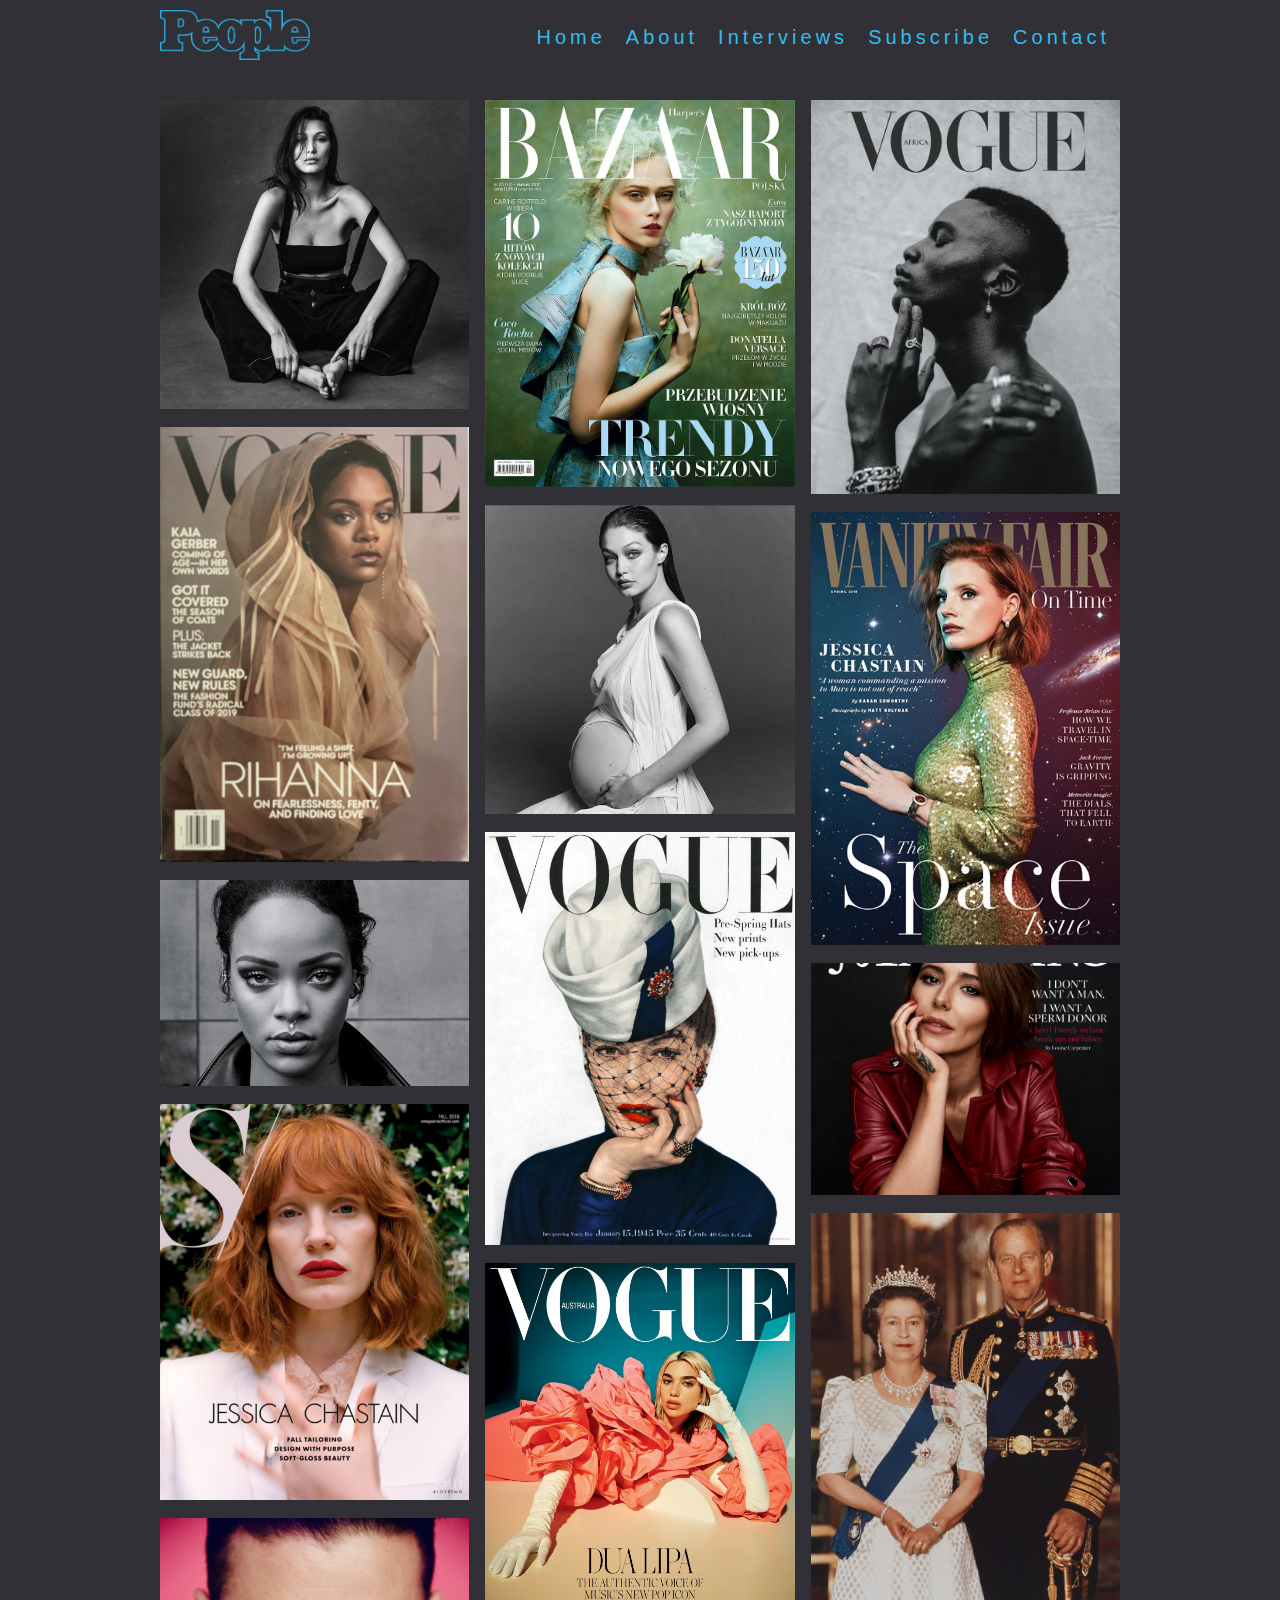
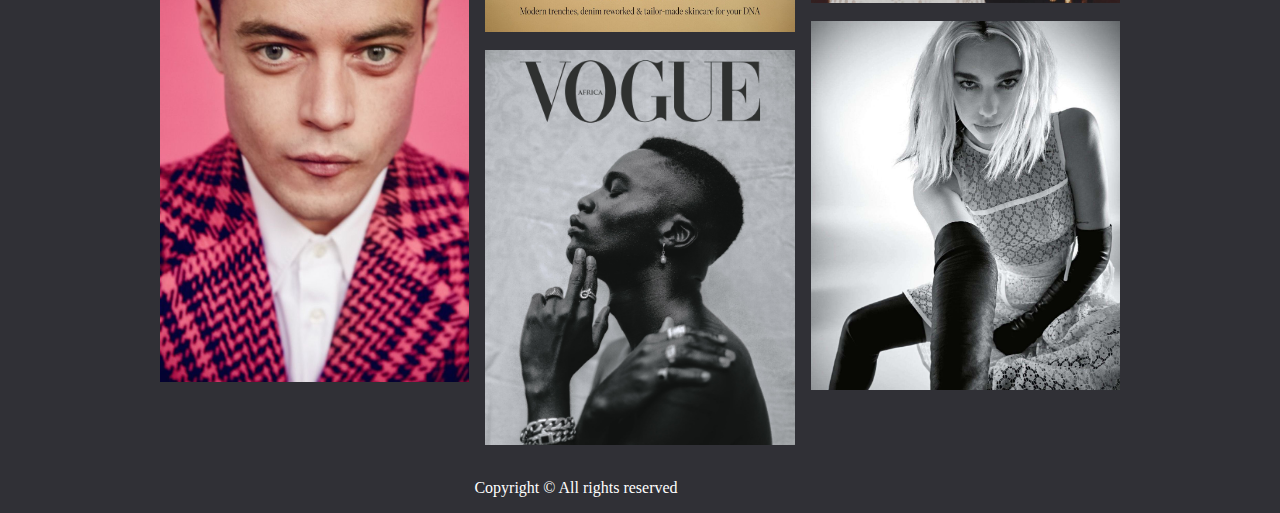
<file: index.html>
<!DOCTYPE html>
<html lang="en">

<head>
    <meta charset="UTF-8">
    <meta name="viewport" content="width=device-width, initial-scale=1.0">
    <title>Home </title>
    <link rel="stylesheet" href="style.css">
</head>

<body>
    <div id="container">
        <nav>
            <img src="images/logo.png" width="150px">
            <ul>
            <li><a href="kontakti.html">Contact</a></li>
            <li><a href="subscribe.html">Subscribe</a></li>
            <li><a href="interviews.html">Interviews</a></li>
            <li><a href="about.html">About</a></li>
            <li><a href="index.html">Home</a></li>
        </ul>
        </nav>
        <main>
            <article>
                <div class="image">
                    <div class="fotot">
                        <img src="images/foto13.jpg" width="295px">
                    </div>
                    <div class="fotot">
                        <img src="images/foto10.jpg" width="295px">
                    </div>
                    <div class="fotot">
                        <img src="images/foto3.jpg" width="295px">
                    </div>
                </div>
                <div class="image">
                    <div class="fotot">
                        <img src="images/foto1.jpg" width="295px">
                    </div>
                    <div class="fotot">
                        <img src="images/foto6.jpg" width="295px">
                    </div>
                    <div class="fotot">
                        <img src="images/foto9.jpg" width="295px">
                    </div>
                </div>
                <div class="image">
                    <div class="fotot">
                        <img src="images/foto14.jpg" width="295px">
                    </div>
                    <div class="fotot">
                        <img src="images/foto4.jpg" width="295px">
                    </div>
                    <div class="fotot">
                        <img src="images/foto7.jpg" width="295px">
                    </div>
                </div>
                <div class="image">
                    <div class="fotot">
                        <img src="images/foto5.jpg" width="295px">
                    </div>
                    <div class="fotot">
                        <img src="images/foto5.jpg" width="295px">
                    </div>
                    <div class="fotot">
                        <img src="images/foto2.jpg" width="295px">
                    </div>
                </div>
                <div class="image">
                    <div class="fotot">
                        <img src="images/foto11.jpg" width="295px">
                    </div>
                    <div class="fotot">
                        <img src="images/foto12.jpg" width="295px">
                    </div>
                    <div class="fotot">
                        <img src="images/foto8.jpg" width="295px">
                    </div>
                </div>
            </article>
        </main>

    </div>
</body>
<footer>
    <p>Copyright &copy; All rights reserved</p>
</footer>
</html>
</file>
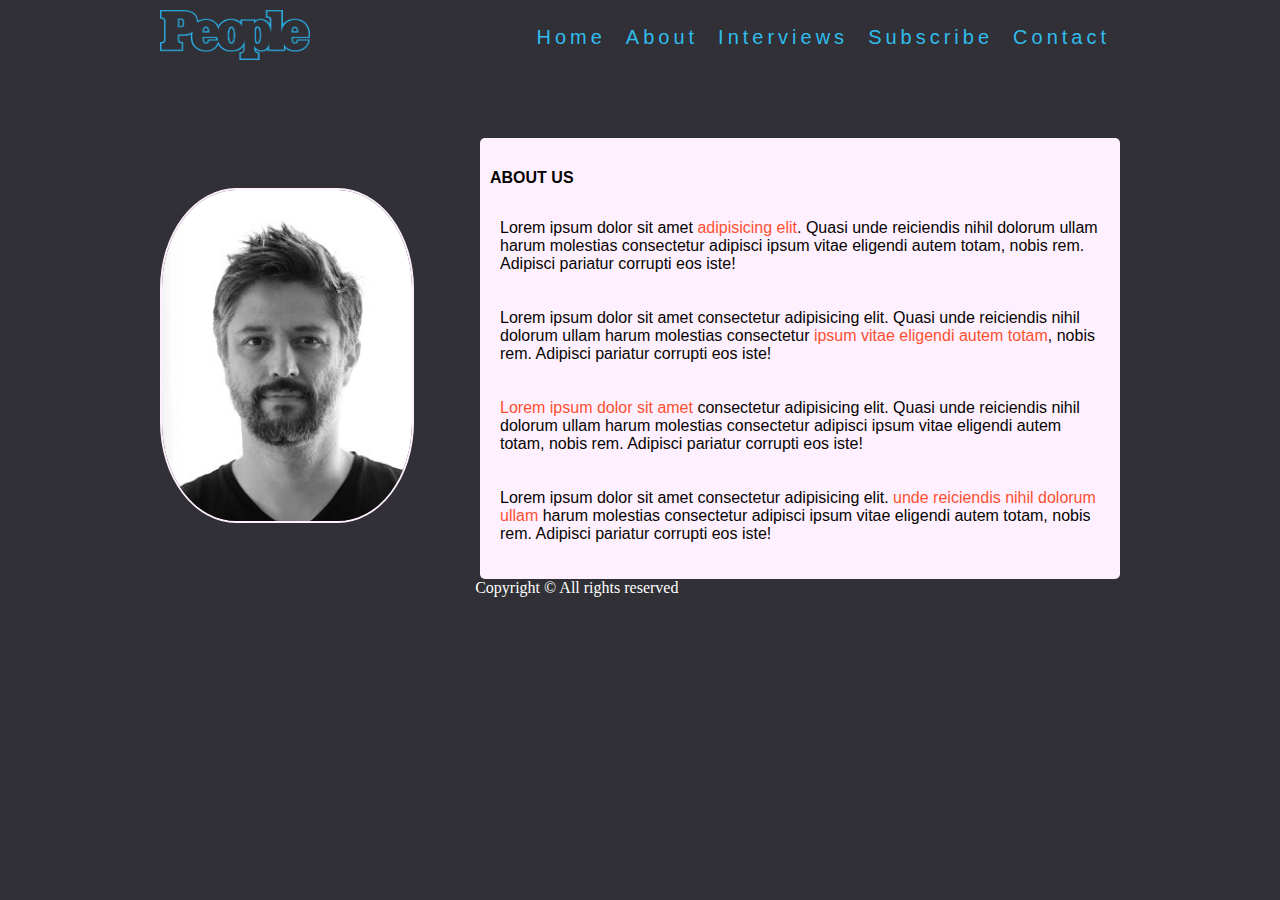
<file: about.html>
<!DOCTYPE html>
<html lang="en">

<head>
    <meta charset="UTF-8">
    <meta name="viewport" content="width=device-width, initial-scale=1.0">
    <title>About</title>
    <style>
               body {
            background-color: #303036;
            color: #fff0ff;
        }

        #container {
            width: 960px;
            margin-left: auto;
            margin-right: auto;
            font-family: 'Segoe UI', Tahoma, Geneva, Verdana, sans-serif;
        }

        nav{
    float: right;
    width: 960px;
    height: 60px;
    background-color: #303036;
    z-index: 1;
    position: fixed;
    top:0;
}
nav a{
    float: right;
    text-decoration: none;
    color:#30bced;
    letter-spacing: 4px;
    font-size: 20px;
    margin:10px 10px;
}
nav a:hover{
    color: #fff0ff;
}
nav img{
    height: 50px;
    float: left;
    margin-top: 10px;
}

nav ul li{
    display: inline;
    text-decoration: none;
}
        aside {

            width: 320px;
            float: left;
            margin-top: 180px;
        }

        article {
            background-color: #fff0ff;
            color: #050401;
            width: 620px;
            float: right;
            margin-top: 130px;
            border-radius: 5px;
            padding: 10px;
        }

        article h4 {
            text-transform: uppercase;

        }

        article p {
            padding: 10px;
        }

        aside img {
            border-radius: 30%;
            border: 2px solid #fff0ff;

        }

        .ngjyra {
            color: #fc5130;
        }

        button{
            background-color: #fc5130;
            color: #fff0ff;
            border: 1px solid #fc5130;
            padding: 10px;
            border-radius: 4px;
            margin-left: 30px;
        }

        footer{
            clear: both;
            bottom: 0;
            width: 90%;
            text-align: center;
            color: white;
        }
      
    </style>
</head>

<body>
    <div id="container">
        <nav>
            <img src="images/logo.png" width="150px">
            <ul>
            <li><a href="kontakti.html">Contact</a></li>
            <li><a href="subscribe.html">Subscribe</a></li>
            <li><a href="interviews.html">Interviews</a></li>
            <li><a href="about.html">About</a></li>
            <li><a href="index.html">Home</a></li>
        </ul>
        </nav>
        <main>
            <article>
                <h4>About Us</h4>
                <p>Lorem ipsum dolor sit amet <span class="ngjyra"> adipisicing elit</span>. Quasi unde reiciendis nihil
                    dolorum ullam
                    harum
                    molestias consectetur adipisci ipsum vitae eligendi autem totam, nobis rem. Adipisci pariatur
                    corrupti
                    eos iste! </p>
                <p>Lorem ipsum dolor sit amet consectetur adipisicing elit. Quasi unde reiciendis nihil dolorum ullam
                    harum
                    molestias consectetur <span class="ngjyra">ipsum vitae eligendi autem totam</span>, nobis rem.
                    Adipisci pariatur
                    corrupti
                    eos iste! </p>
                <p><span class="ngjyra">Lorem ipsum dolor sit amet</span> consectetur adipisicing elit. Quasi unde
                    reiciendis nihil dolorum ullam
                    harum
                    molestias consectetur adipisci ipsum vitae eligendi autem totam, nobis rem. Adipisci pariatur
                    corrupti
                    eos iste! </p>
                <p>Lorem ipsum dolor sit amet consectetur adipisicing elit. <span class="ngjyra">unde reiciendis
                        nihil dolorum ullam</span> harum
                    molestias consectetur adipisci ipsum vitae eligendi autem totam, nobis rem. Adipisci pariatur
                    corrupti
                    eos iste! </p>

            </article>
            <aside>
                <img src="images/profile.jpg" width="250px">


            </aside>
        </main>
    </div>

</body>
<footer>
    <p>Copyright &copy; All rights reserved</p>
</footer>
</html>
</file>
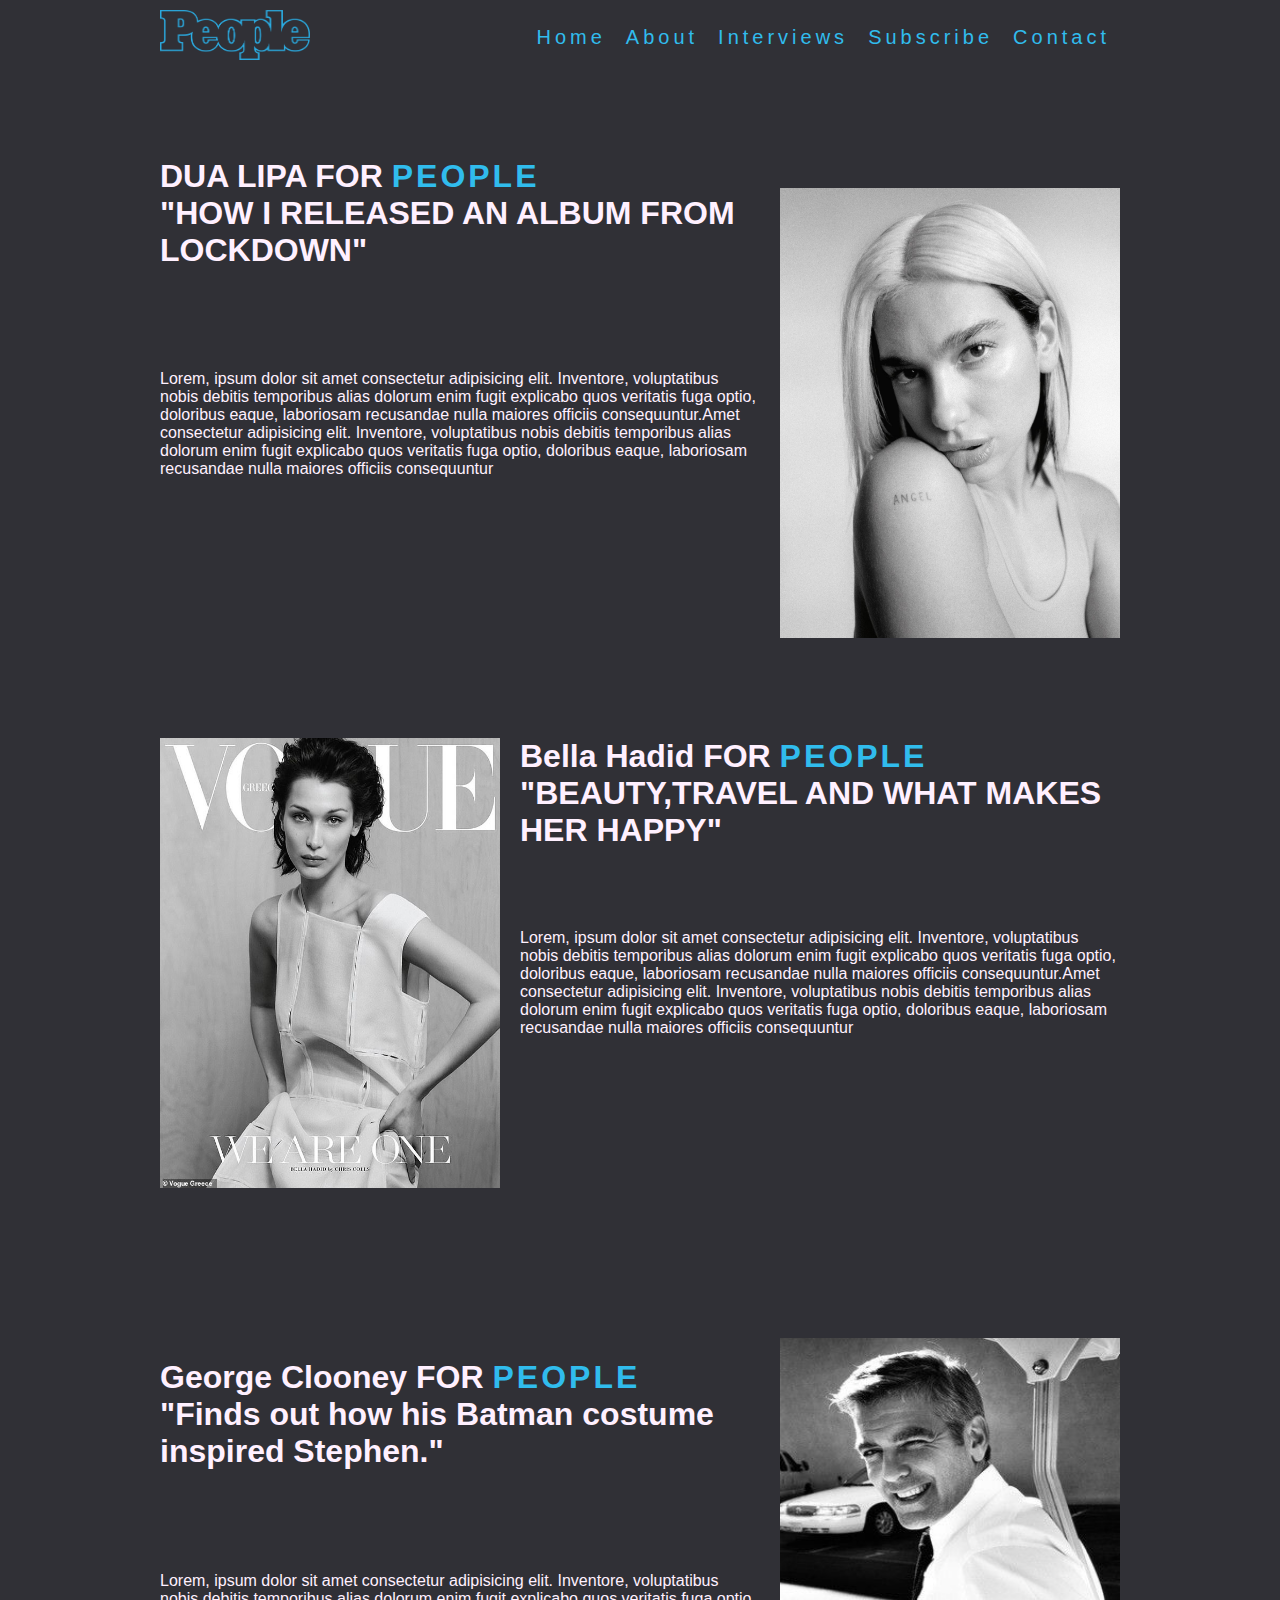
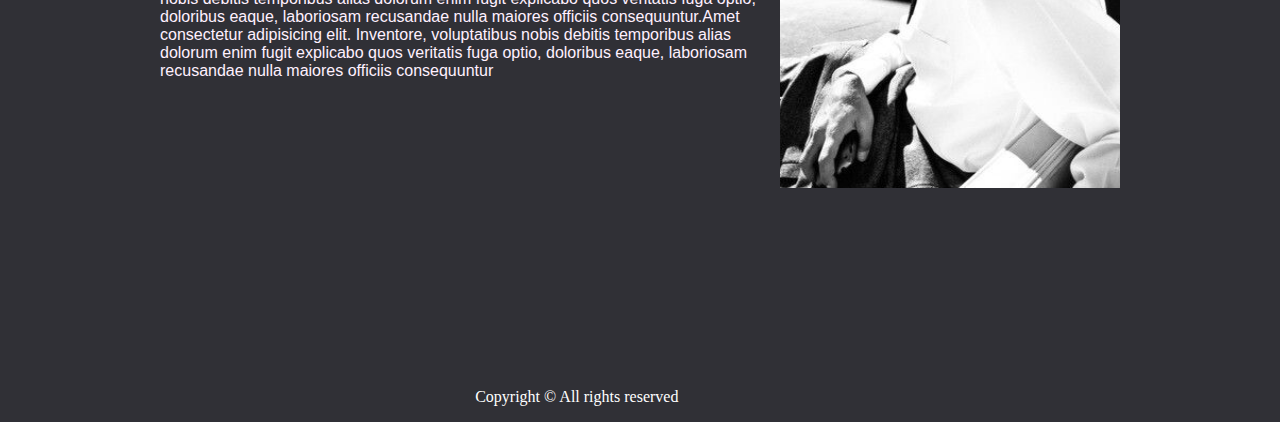
<file: interviews.html>
<!DOCTYPE html>
<html lang="en">

<head>
    <meta charset="UTF-8">
    <meta name="viewport" content="width=device-width, initial-scale=1.0">
    <title>Interviews</title>

    <style>

        body {
            background-color: #303036;
            color: #fff0ff;
        }

        #container {
            width: 960px;
            margin-left: auto;
            margin-right: auto;
            font-family: 'Segoe UI', Tahoma, Geneva, Verdana, sans-serif;
        }

        nav{
    float: right;
    width: 960px;
    height: 60px;
    background-color: #303036;
    z-index: 1;
    position: fixed;
    top:0;
}
nav a{
    float: right;
    text-decoration: none;
    color:#30bced;
    letter-spacing: 4px;
    font-size: 20px;
    margin:10px 10px;
}
nav a:hover{
    color: #fff0ff;
}
nav img{
    height: 50px;
    float: left;
    margin-top: 10px;
}

nav ul li{
    display: inline;
    text-decoration: none;
}

        article {
            width: 960px;
        }

        article img {
            height: 450px;
        }

        .article1 {
            height: 680px;
            margin-bottom: 50px;
        }

        .article1 img {
            width: 340px;
            float: right;
            margin-top: 180px;
        }

        .article1 h1 {
            width: 600px;
            float: left;
            margin-top: 150px;
        }

        .article1 p {
            float: left;
            margin-top: 80px;
            width: 600px;
        }

        .color {
            color: #30bced;
            letter-spacing: 3px;
        }

        .article2 {
            height: 600px;
            /* margin-bottom: 50px; */
        }

        .article2 img {
            width: 340px;
            float: left;
            /* margin-top: 180px; */
        }

        .article2 h1 {
            float: right;
            margin-top: 0;
            margin-block-start: 0;
            margin-block-end: 0;
            width: 600px;
        }

        .article2 p {
            float: right;
            margin-top: 80px;
            width: 600px;
        }

        .article3 {
            height: 600px;
            margin-bottom: 50px;
        }

        .article3 img {
            width: 340px;
            float: right;
            /* margin-top: 180px; */
        }

        .article3 h1 {
            width: 600px;
            float: left;
            /* margin-top: 150px; */
        }

        .article3 p {
            float: left;
            margin-top: 80px;
            width: 600px;
        }

        footer{
            position: relative;
            bottom: 0;
            width: 90%;
            text-align: center;
            color: white;
        }
    </style>
</head>

<body>
    <div id="container">
        <nav>
            <img src="images/logo.png" width="150px">
            <ul>
            <li><a href="kontakti.html">Contact</a></li>
            <li><a href="subscribe.html">Subscribe</a></li>
            <li><a href="interviews.html">Interviews</a></li>
            <li><a href="about.html">About</a></li>
            <li><a href="index.html">Home</a></li>
        </ul>
        </nav>
        <main>
            <article>
                <div class="article1">
                    <img src="images/duainterview.jpg" alt="Dua Lipa" width="300px">
                    <h1>DUA LIPA FOR <span class="color">PEOPLE</span><BR> "HOW I RELEASED AN ALBUM FROM LOCKDOWN"</h1>
                    <p>Lorem, ipsum dolor sit amet consectetur adipisicing elit. Inventore, voluptatibus nobis debitis
                        temporibus alias dolorum enim fugit explicabo quos veritatis fuga optio, doloribus eaque,
                        laboriosam recusandae nulla maiores officiis consequuntur.Amet consectetur adipisicing elit.
                        Inventore, voluptatibus nobis debitis
                        temporibus alias dolorum enim fugit explicabo quos veritatis fuga optio, doloribus eaque,
                        laboriosam recusandae nulla maiores officiis consequuntur</p>
                </div>
                <div class="article2">
                    <img src="images/bellainterview.jpg" alt="Bella Hadid" width="300px">
                    <h1>Bella Hadid FOR <span class="color">PEOPLE</span><BR> "BEAUTY,TRAVEL AND WHAT MAKES HER HAPPY"
                    </h1>
                    <p>Lorem, ipsum dolor sit amet consectetur adipisicing elit. Inventore, voluptatibus nobis debitis
                        temporibus alias dolorum enim fugit explicabo quos veritatis fuga optio, doloribus eaque,
                        laboriosam recusandae nulla maiores officiis consequuntur.Amet consectetur adipisicing elit.
                        Inventore, voluptatibus nobis debitis
                        temporibus alias dolorum enim fugit explicabo quos veritatis fuga optio, doloribus eaque,
                        laboriosam recusandae nulla maiores officiis consequuntur</p>
                </div>
                <div class="article3">
                    <img src="images/georgeinterview.jpg" alt="George Clooney" width="300px">
                    <h1>George Clooney FOR <span class="color">PEOPLE</span><BR> "Finds out how his Batman costume
                        inspired Stephen."</h1>
                    <p>Lorem, ipsum dolor sit amet consectetur adipisicing elit. Inventore, voluptatibus nobis debitis
                        temporibus alias dolorum enim fugit explicabo quos veritatis fuga optio, doloribus eaque,
                        laboriosam recusandae nulla maiores officiis consequuntur.Amet consectetur adipisicing elit.
                        Inventore, voluptatibus nobis debitis
                        temporibus alias dolorum enim fugit explicabo quos veritatis fuga optio, doloribus eaque,
                        laboriosam recusandae nulla maiores officiis consequuntur</p>

                </div>
            </article>
        </main>

    </div>
</body>
<footer>
    <p>Copyright &copy; All rights reserved</p>
</footer>
</html>
</file>
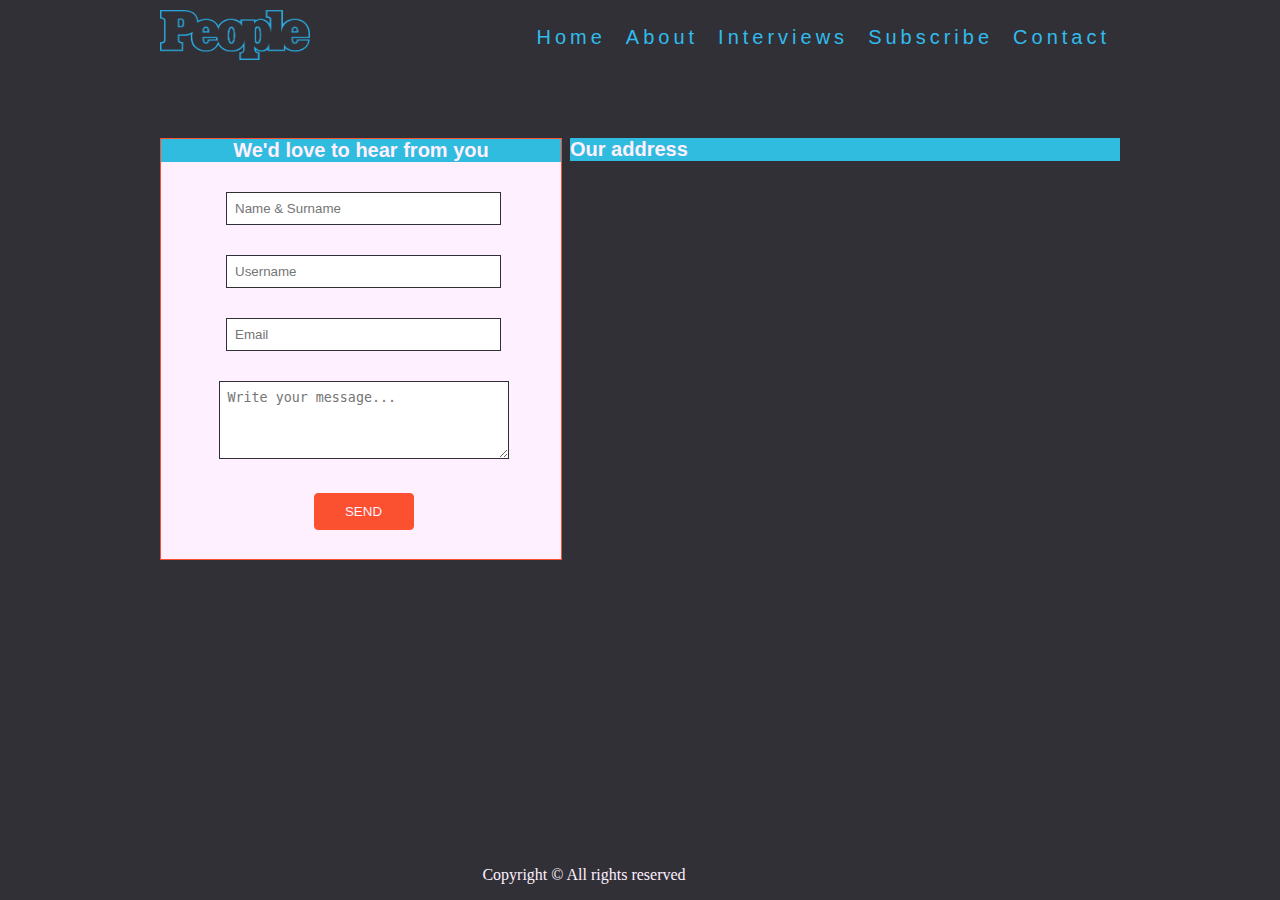
<file: kontakti.html>
<!DOCTYPE html>
<html lang="en">

<head>
    <meta charset="UTF-8">
    <meta name="viewport" content="width=device-width, initial-scale=1.0">
    <title>Contact</title>
    
    <style>
         nav{
    float: right;
    width: 960px;
    height: 60px;
    background-color: #303036;
    z-index: 1;
    position: fixed;
    top:0;
}
nav a{
    float: right;
    text-decoration: none;
    color:#30bced;
    letter-spacing: 4px;
    font-size: 20px;
    margin:10px 10px;
}
nav a:hover{
    color: #fff0ff;
}
nav img{
    height: 50px;
    float: left;
    margin-top: 10px;
}

nav ul li{
    display: inline;
    text-decoration: none;
}
        body {
            background-color: #303036;
            color: #fff0ff;
        }

        #container {
            width: 960px;
            margin-left: auto;
            margin-right: auto;
            font-family: 'Segoe UI', Tahoma, Geneva, Verdana, sans-serif;
        }

        nav {
            float: right;
            width: 960px;
            height: 60px;
            background-color: #303036;
            z-index: 1;
            position: fixed;
            top: 0;
        }

        nav a {
            float: right;
            text-decoration: none;
            color: #30bced;
            letter-spacing: 4px;
            font-size: 20px;
            margin: 10px 10px;
        }

        nav a:hover {
            color: #fff0ff;
        }

        nav img {
            height: 50px;
            float: left;
            margin-top: 10px;
        }

        article h4 {

            width: 400px;
            background-color: #30bcde;
            float: left;
            margin-block-start: 0;
            margin-block-end: 0;
            font-size: 20px;
        }

        article h4 {

            width: 400px;
            background-color: #30bcde;
            float: left;
            margin-block-start: 0;
            margin-block-end: 0;
            font-size: 20px;
        }

        form {
            margin-top: 130px;
            width: 400px;
            background-color: #fff0ff;
            float: left;
            border: 1px solid #fc5130;
            height: 420px;
            text-align: center;
        }

        aside {
            margin-top: 130px;
            float: right;
        }

        aside h4 {
            margin-top: 80px;
            margin-block-start: 0;
            margin-block-end: 0;
            background-color: #30bcde;
            font-size: 20px;
        }


        input,
        textarea {
            margin-top: 30px;
            padding: 8px;
            margin-left: 5px;
            border: 1px solid #303036;
          
        }

        #button {
            background-color: #fc5130;
            /* margin-bottom: 5px; */
            color: #fff0ff;
            border: 1px solid #fc5130;
        }

        #button:hover {
            transform: scale(1.1);
            cursor: pointer;
        }

        #button{
            background-color: #fc5130;
            color: #fff0ff;
            border: 1px solid #fc5130;
            padding: 10px;
            border-radius: 4px;
            width: 100px;
        }

        footer{
            position: absolute;
            bottom: 0;
            width: 90%;
            text-align: center;
        }
    </style>
</head>

<body>
    <div id="container">
        <nav>
            <img src="images/logo.png" width="150px">
            <ul>
            <li><a href="kontakti.html">Contact</a></li>
            <li><a href="subscribe.html">Subscribe</a></li>
            <li><a href="interviews.html">Interviews</a></li>
            <li><a href="about.html">About</a></li>
            <li><a href="index.html">Home</a></li>
        </ul>
        </nav>
            <main>
            <article>

                <form>
                    <h4>We'd love to hear from you</h4>
                    <input type="text" placeholder="Name & Surname" size="30">
                    <input type="text" placeholder="Username" required size="30">
                    <input type="email" placeholder="Email" required size="30">
                    <textarea cols="32" rows="4" placeholder="Write your message..."></textarea>
                    <div>
                        <input type="submit" value="SEND" id="button"></div>
                </form>
            </article>
            <aside>
                <h4>Our address</h4>
                <iframe
                    src="https://www.google.com/maps/embed?pb=!1m18!1m12!1m3!1d2934.173720471509!2d21.15841631497094!3d42.65767392424794!2m3!1f0!2f0!3f0!3m2!1i1024!2i768!4f13.1!3m3!1m2!1s0x0%3A0x7667ca21c41b4774!2sPrishtina%20Magazine!5e0!3m2!1sen!2s!4v1604602711408!5m2!1sen!2s"
                    width="550" height="393" frameborder="0" style="border:0;" allowfullscreen="" aria-hidden="false"
                    tabindex="0"></iframe>
            </aside>
        </main>
    </div>
</body>
<footer>
    <p>Copyright &copy; All rights reserved</p>
</footer>
</html>
</file>
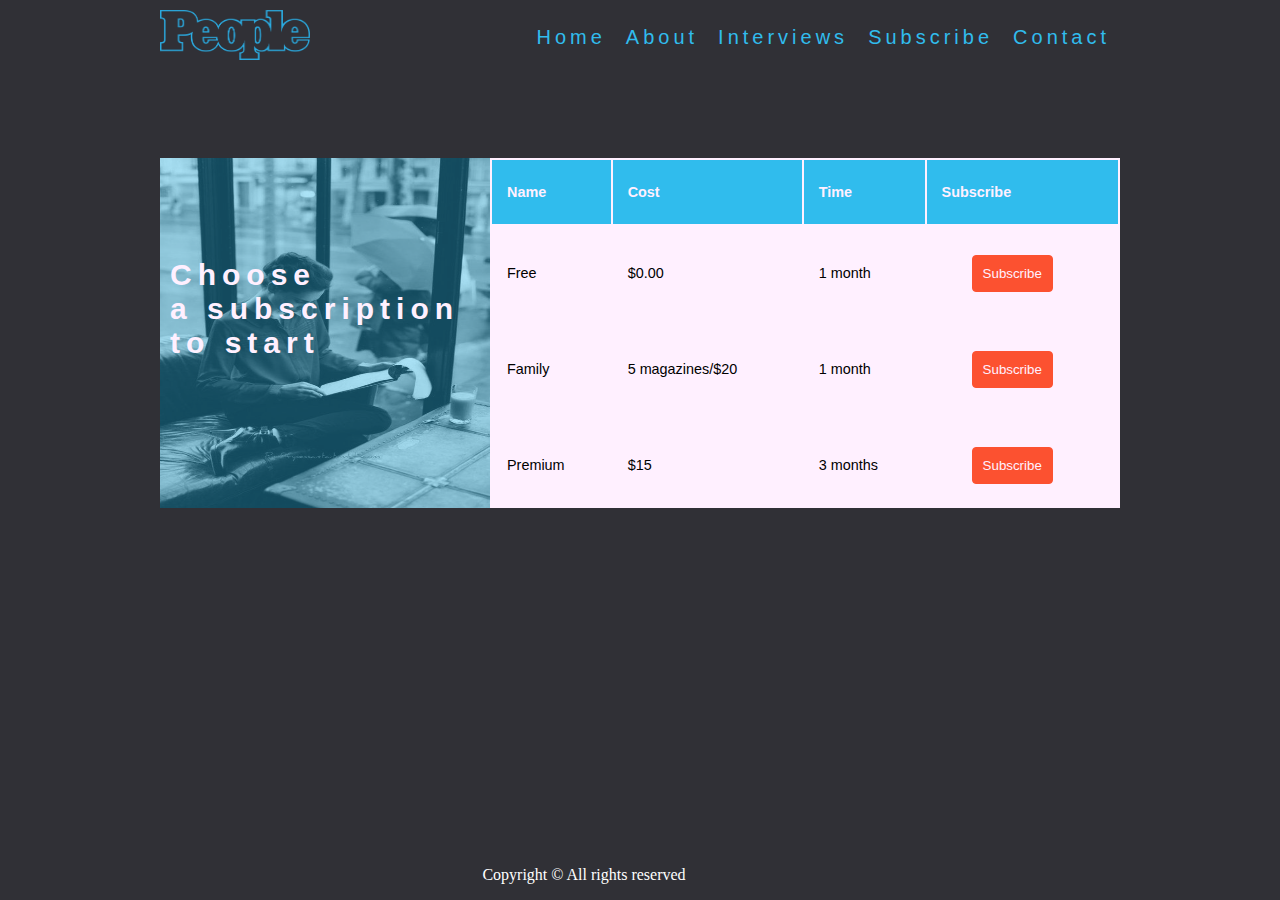
<file: subscribe.html>
<!DOCTYPE html>
<html lang="en">

<head>
    <meta charset="UTF-8">
    <meta name="viewport" content="width=device-width, initial-scale=1.0">
    <title>Subscribe</title>
    <style>
        body {
            background-color: #303036;
        }

        #container {
            width: 960px;
            margin-left: auto;
            margin-right: auto;
            font-family: 'Segoe UI', Tahoma, Geneva, Verdana, sans-serif;
        }

        nav{
    float: right;
    width: 960px;
    height: 60px;
    background-color: #303036;
    z-index: 1;
    position: fixed;
    top:0;
}
nav a{
    float: right;
    text-decoration: none;
    color:#30bced;
    letter-spacing: 4px;
    font-size: 20px;
    margin:10px 10px;
}
nav a:hover{
    color: #fff0ff;
}
nav img{
    height: 50px;
    float: left;
    margin-top: 10px;
}

nav ul li{
    display: inline;
    text-decoration: none;
}

        article {
            width: 630px;
            float: right;
            background-color: #fff0ff;
            margin-top: 150px;
            height: 350px;
        }

        aside {
            margin-top: 150px;
            width: 330px;
            float: left;
            height: 350px;
            background-color: #30bced;
            position: relative;
        }

        aside img {
            float: left;
            display: inline;
            height: 350px;
            position: relative;
        }

        aside h3 {
            margin: 0;
            /* text-align: center; */
            position: absolute;
            z-index: 12;
            margin-top: 100px;
            color: #fff0ff;
            /* text-transform: uppercase; */
            letter-spacing: 6px;
            font-size: 30px;
            padding-left: 10px;

        }

        table {
            width: 100%;
            margin-top: 0px;
            float: right;
            font-size: 0.9em;

        }

        table thead tr {
            background-color: #30bced;
            color: #fff0ff;
            text-align: left;
            font-weight: bold;
        }

        table th,
        table td {
            padding: 12px 15px;
            height: 40px;
        }
        table td{
            height: 70px;
        }
        button{
            background-color: #fc5130;
            color: #fff0ff;
            border: 1px solid #fc5130;
            padding: 10px;
            border-radius: 4px;
            margin-left: 30px;
        }
        button:hover{
         cursor:pointer;
         background-color: #30bced;
         border: 1px solid #30bced;

        }

        .layer {
            width: 100%;
            height: 100%;
            background-color: #30bced;
            opacity: .6;
        }
        footer{
            position: absolute;
            bottom: 0;
            width: 90%;
            text-align: center;
            color: white;
        }

    </style>
</head>

<body>
    <div id="container">
        <nav>
            <img src="images/logo.png" width="150px">
            <ul>
            <li><a href="kontakti.html">Contact</a></li>
            <li><a href="subscribe.html">Subscribe</a></li>
            <li><a href="interviews.html">Interviews</a></li>
            <li><a href="about.html">About</a></li>
            <li><a href="index.html">Home</a></li>
        </ul>
        </nav>
        <main>
            <aside>
                <h3>Choose <br> a subscription<br> to start</h3>
                <div class="layer">
                    <img src="images/magazine.jpg" width="330px"></div>
            </aside>
            <article>
                <table>
                    <thead>
                        <tr>
                            <th>Name</th>
                            <th>Cost</th>
                            <th>Time</th>
                            <th>Subscribe</th>
                        </tr>
                    </thead>
                    <tbody>
                        <tr>
                            <td>Free</td>
                            <td> $0.00</td>
                            <td>1 month</td>
                            <td><button>Subscribe</button></td>
                        </tr>
                        <tr>
                            <td>Family</td>
                            <td>5 magazines/$20</td>
                            <td>1 month</td>
                            <td><button>Subscribe</button></td>

                        </tr>
                        <tr>
                            <td>Premium</td>
                            <td>$15</td>
                            <td>3 months</td>
                            <td><button>Subscribe</button></td>
                        </tr>

                    </tbody>
                </table>
            </article>
        </main>
    </div>
</body>
<footer>
    <p>Copyright &copy; All rights reserved</p>
</footer>
</html>
</file>
<file: style.css>
body {
    background-color: #303036;
    color: white;
    margin:0;
}
#container {
    width: 960px;
    margin-left: auto;
    margin-right: auto;
    font-family: 'Segoe UI', Tahoma, Geneva, Verdana, sans-serif;
}

header {
    width: 100%;
    height: 80px;
}
nav{
    float: right;
    width: 960px;
    height: 60px;
    background-color: #303036;
    z-index: 1;
    position: fixed;
    top:0;
}
nav a{
    float: right;
    text-decoration: none;
    color:#30bced;
    letter-spacing: 4px;
    font-size: 20px;
    margin:10px 10px;
}
nav a:hover{
    color: #fff0ff;
}
nav img{
    height: 50px;
    float: left;
    margin-top: 10px;
}

nav ul li{
    display: inline;
    text-decoration: none;
}

article {
    position: relative;
    column-count: 3;
    width: 960px;
    margin-top: 60px;
    overflow: hidden;
    margin-top: 100px;
}
article img{
    width: 100%;
    transition-delay: 4ms;
}
article img:hover{
    transform:scale(1.3);

}
.image{
    display: inline;
}
.fotot{
display: inline-block;
margin-bottom: 10px;
overflow: hidden;
}

footer{
    position: relative;
    bottom: 0;
    width: 90%;
    text-align: center;
}
</file>
